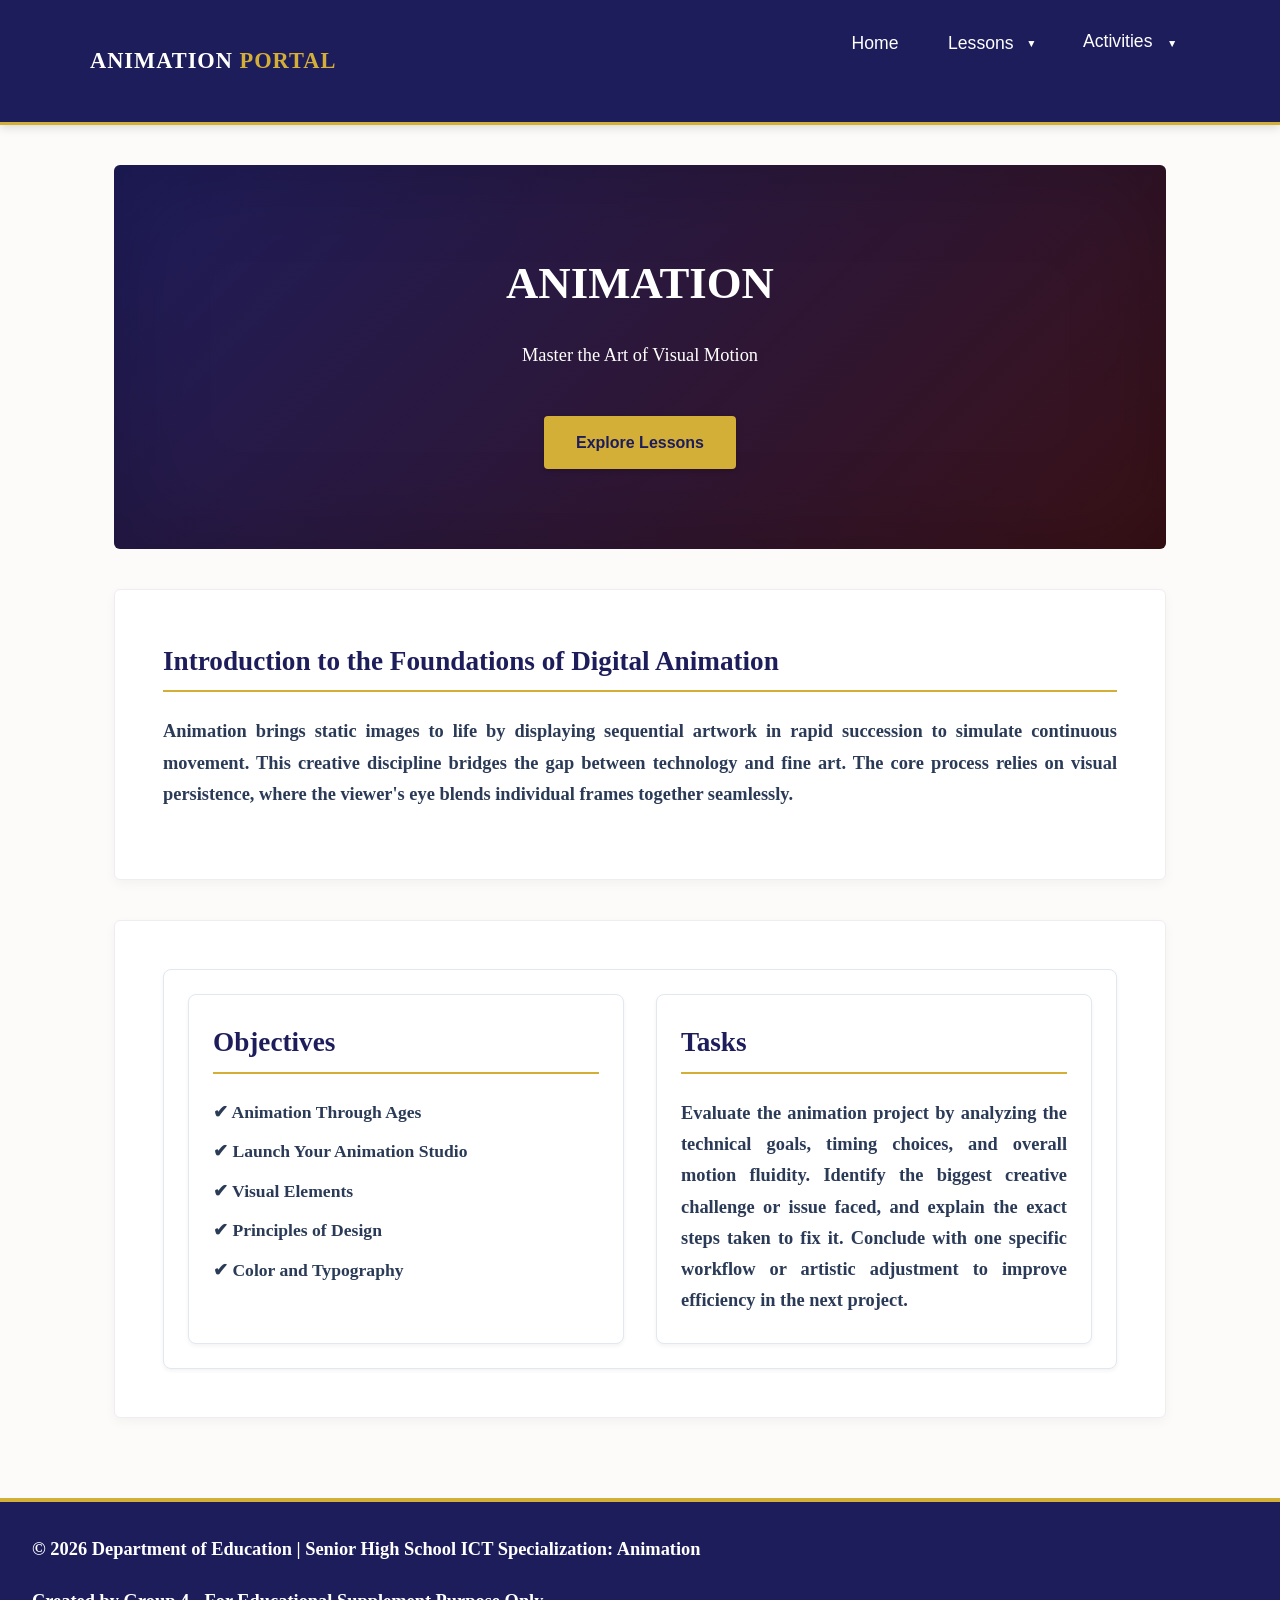
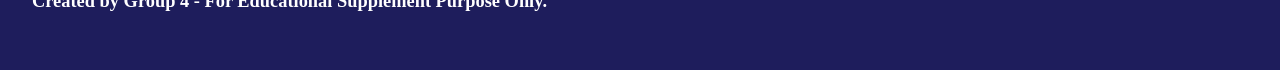
<file: index.html>
<!DOCTYPE html>
<html lang="en">
<head>
    <meta charset="UTF-8">
    <meta name="viewport" content="width=device-width, initial-scale=1.0">
    <title>Animation Portal | Home</title>
    <link rel="stylesheet" href="style.css">
</head>
<body>

    <header>
        <div class="nav-container">
            <div class="logo-text">ANIMATION
                <span>PORTAL</span></div>
            <nav>
    <ul>
        <li><a href="index.html">Home</a></li>
        <!-- The container element holds both items -->
        <li class="dropdown-container">
            <a href="lessons.html" class="lessons-main-link">Lessons</a>
            <!-- This arrow badge is now the exclusive hover zone -->
            <span class="arrow-trigger">▼</span>
            
            <ul class="dropdown-menu">
                <li><a href="lessons.html#lesson1">Lesson 1: Animation through the Ages</a></li>
                <li><a href="lessons.html#lesson2">Lesson 2: Launch Your Animation Studio</a></li>
                <li><a href="lessons.html#lesson3">Lesson 3: Visual Elements</a></li>
                <li><a href="lessons.html#lesson4">Lesson 4: Color and Typography</a></li>
            </ul>
        </li>
        <li class="dropdown-container">
            <a href="activities.html" class="lessons-main-link">Activities <span class="arrow-trigger">▼</span></a>
            <ul class="dropdown-menu">
                <li><a href="activities.html#activity1">Activity 1: Flipbook</a></li>
                <li><a href="activities.html#activity2">Activity 2: Visual Elements</a></li>
                <li><a href="activities.html#activity3">Activity 3: Principles of Design</a></li>
                <li><a href="activities.html#Activity4">Activity 4: Camera Shots</a></li>
                <li><a href="activities.html#Minigraphicnovel">Performance Task: Mini Graphic Novel</a></li>
            </ul>
        </li>
    </ul>
</nav>
        </div>
    </header>

    <main>
        <div class="hero">
            <h1>ANIMATION</h1>
            <p>Master the Art of Visual Motion</p>
            <a href="lessons.html" class="btn">Explore Lessons</a>
            </a>
        </div>

        <section style="margin-top: 2.5rem;">
            <h2>Introduction to the Foundations of Digital Animation</h2>
            <p><strong>Animation brings static images to life by displaying sequential artwork in rapid succession to simulate continuous movement. This creative discipline bridges the gap between technology and fine art. The core process relies on visual persistence, where the viewer's eye blends individual frames together seamlessly.</p>
           
        </section>

        <section class="grid-2">
           
            <div class="grid-2">
  <!-- Card 1: Analytical Modules -->
  <div class="card">
    <div style="display: flex; gap: 2rem; width: 100%; align-items: stretch;">
  
  <!-- Card 1: Analytical Modules -->
  <div class="card" style="flex: 1; margin-bottom: 0;">
    <h2>Objectives</h2>
    <ul style="list-style: none; margin-left: 0; padding-left: 0;">
      <li>&#10004; Animation Through Ages</li>
      <li>&#10004; Launch Your Animation Studio</li>
      <li>&#10004; Visual Elements</li>
      <li>&#10004; Principles of Design</li>
      <li>&#10004; Color and Typography</li>
    </ul>
  </div>

  <!-- Card 2:Tasks -->
  <div class="card" style="flex: 1; margin-bottom: 0; display: flex; flex-direction: column;">
    <h2>Tasks</h2>
    <p style="margin-bottom: 0; flex-grow: 1;">
      Evaluate the animation project by analyzing the technical goals, timing choices, and overall motion fluidity. Identify the biggest creative challenge or issue faced, and explain the exact steps taken to fix it. Conclude with one specific workflow or artistic adjustment to improve efficiency in the next project.
    </p>
  </div>

</div>
    
        </section>
    </main>
<footer>
        <p>© 2026 Department of Education | Senior High School ICT Specialization: Animation</p>
        <p>Created by Group 4 - For Educational Supplement Purpose Only.</p>
    </footer>

</body>
</html>
</file>
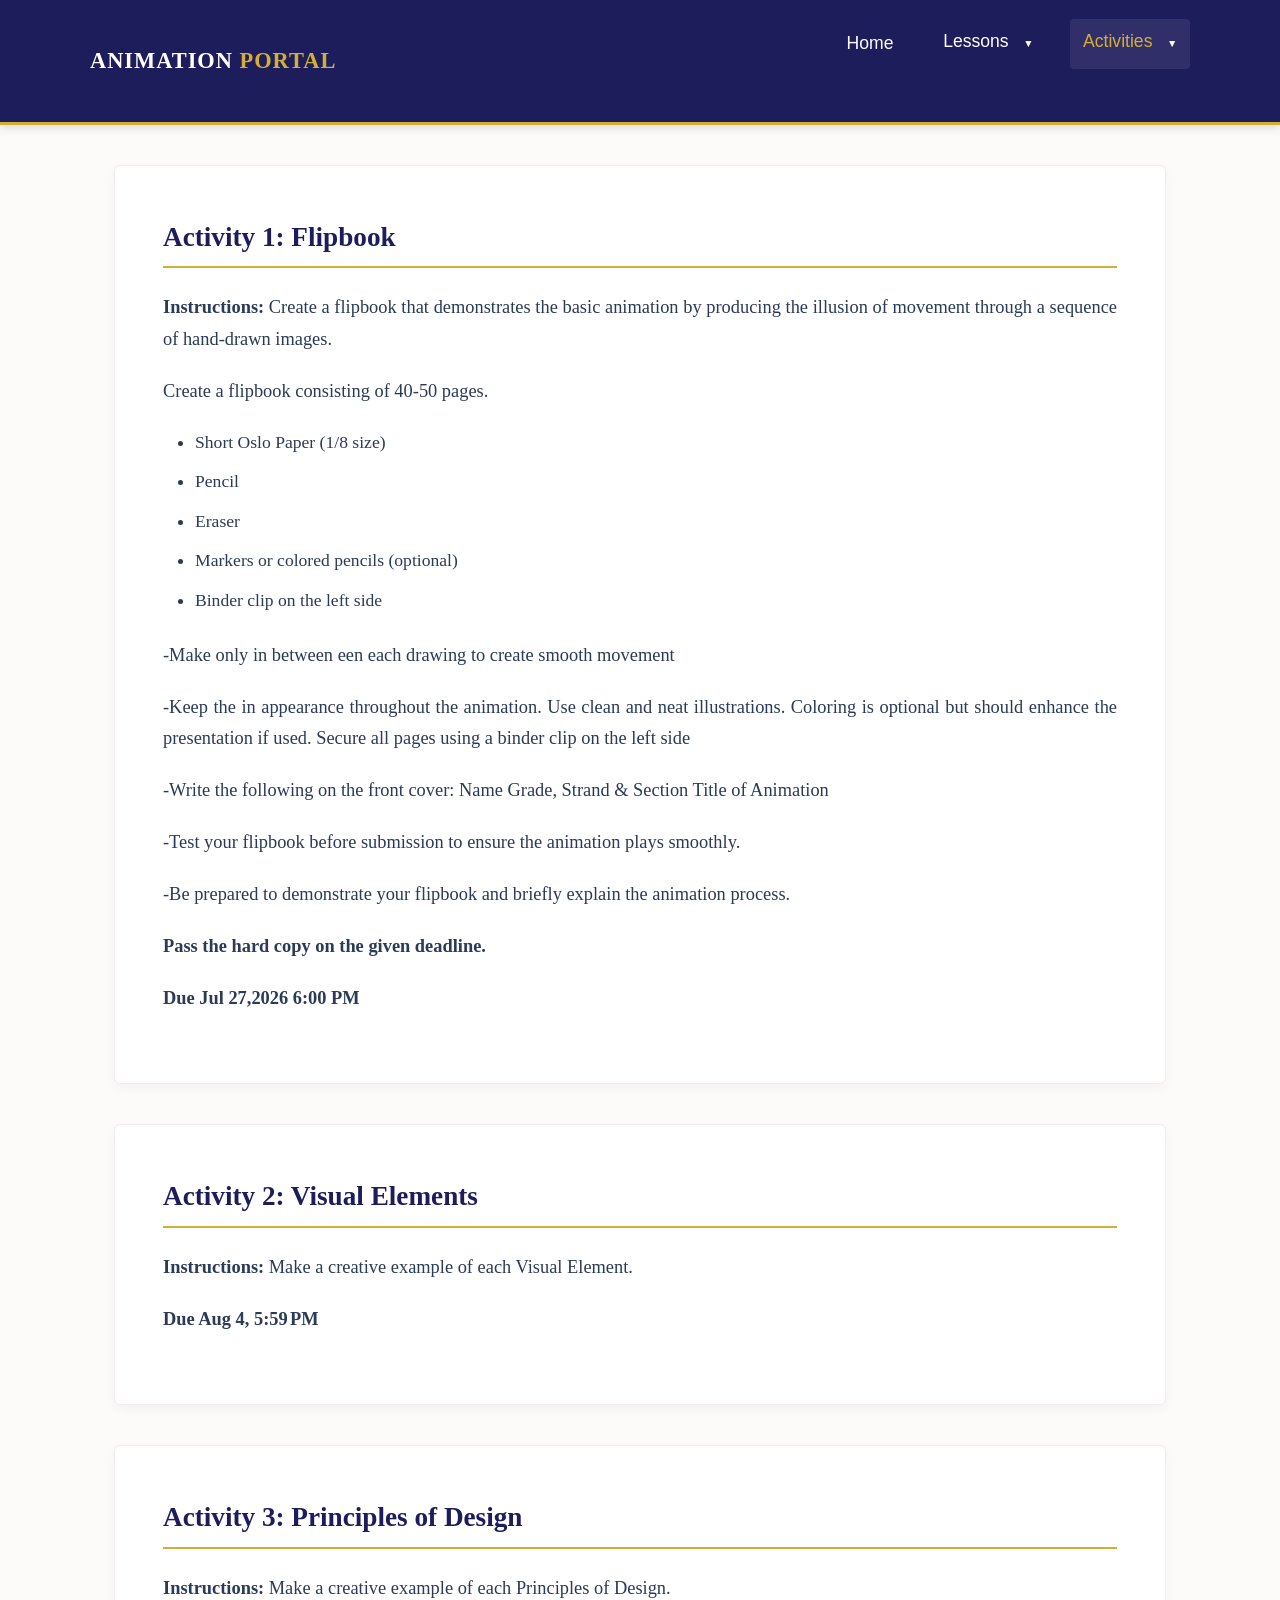
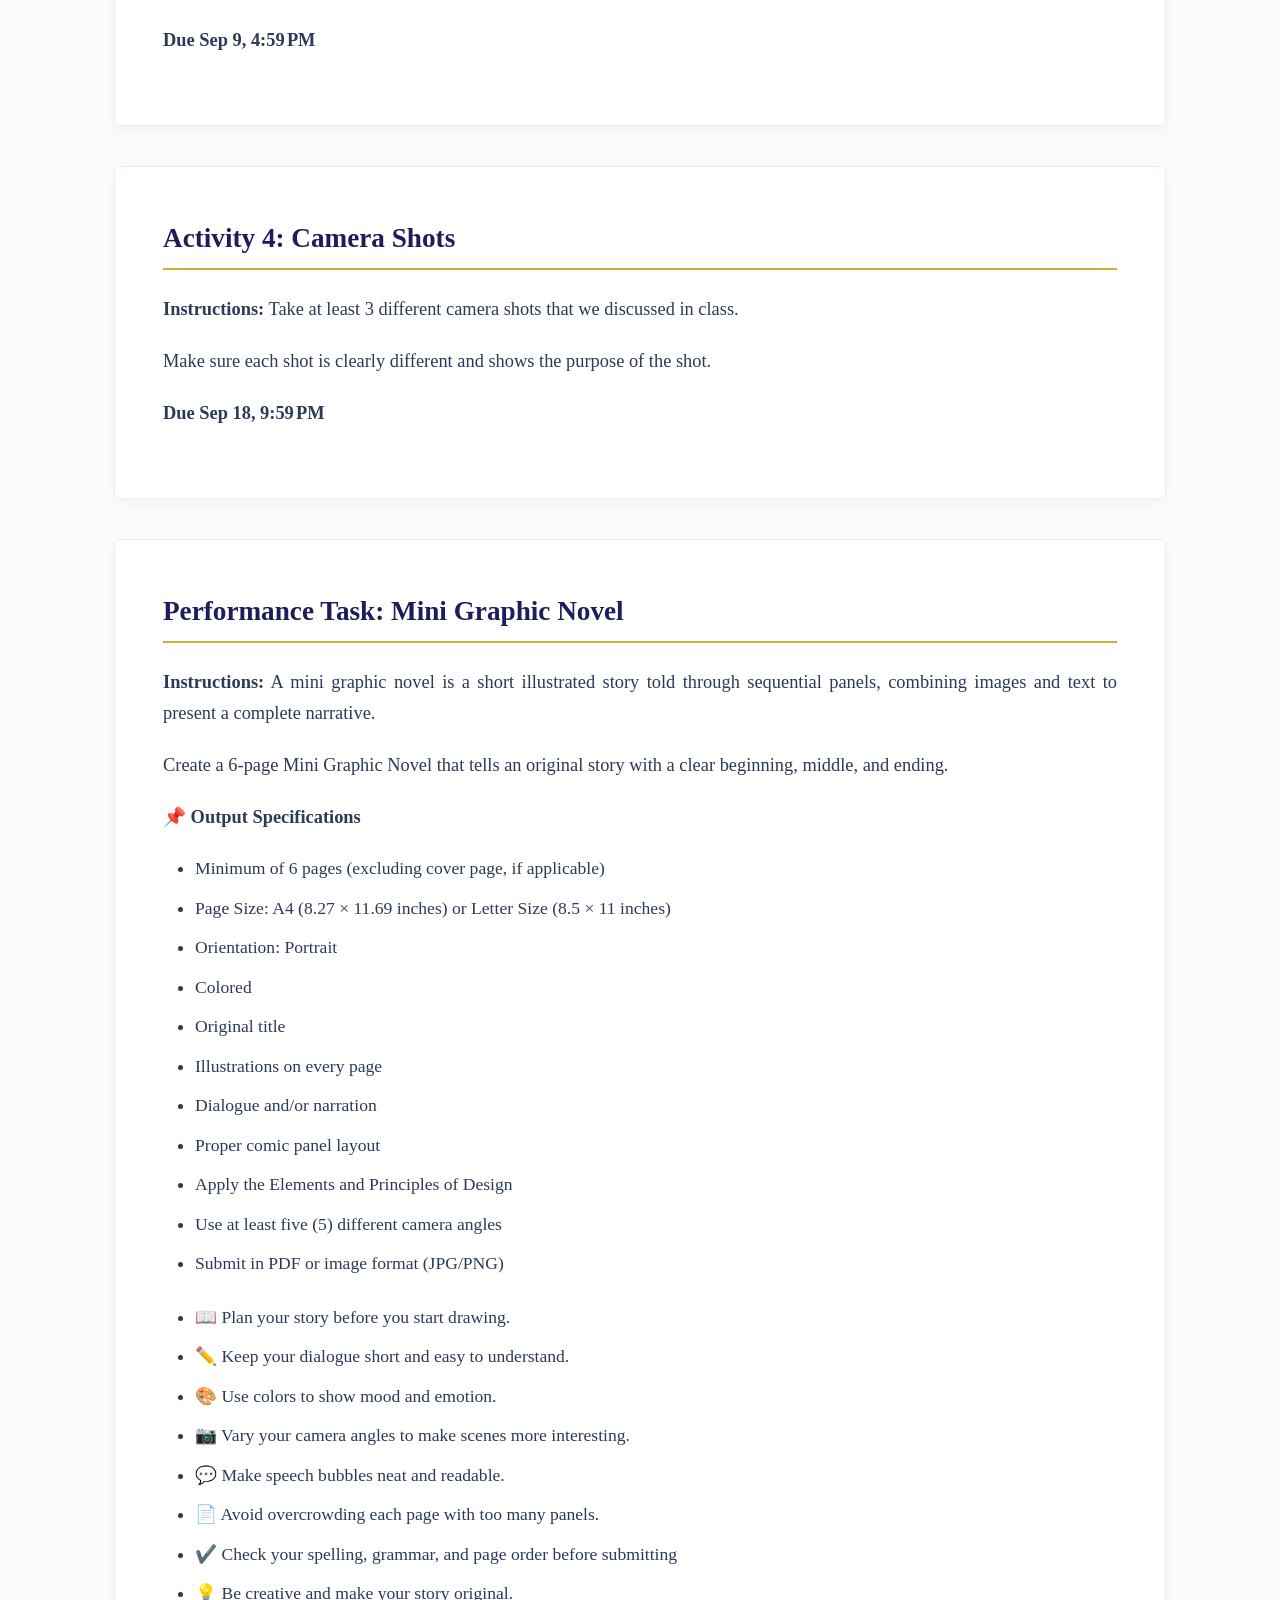
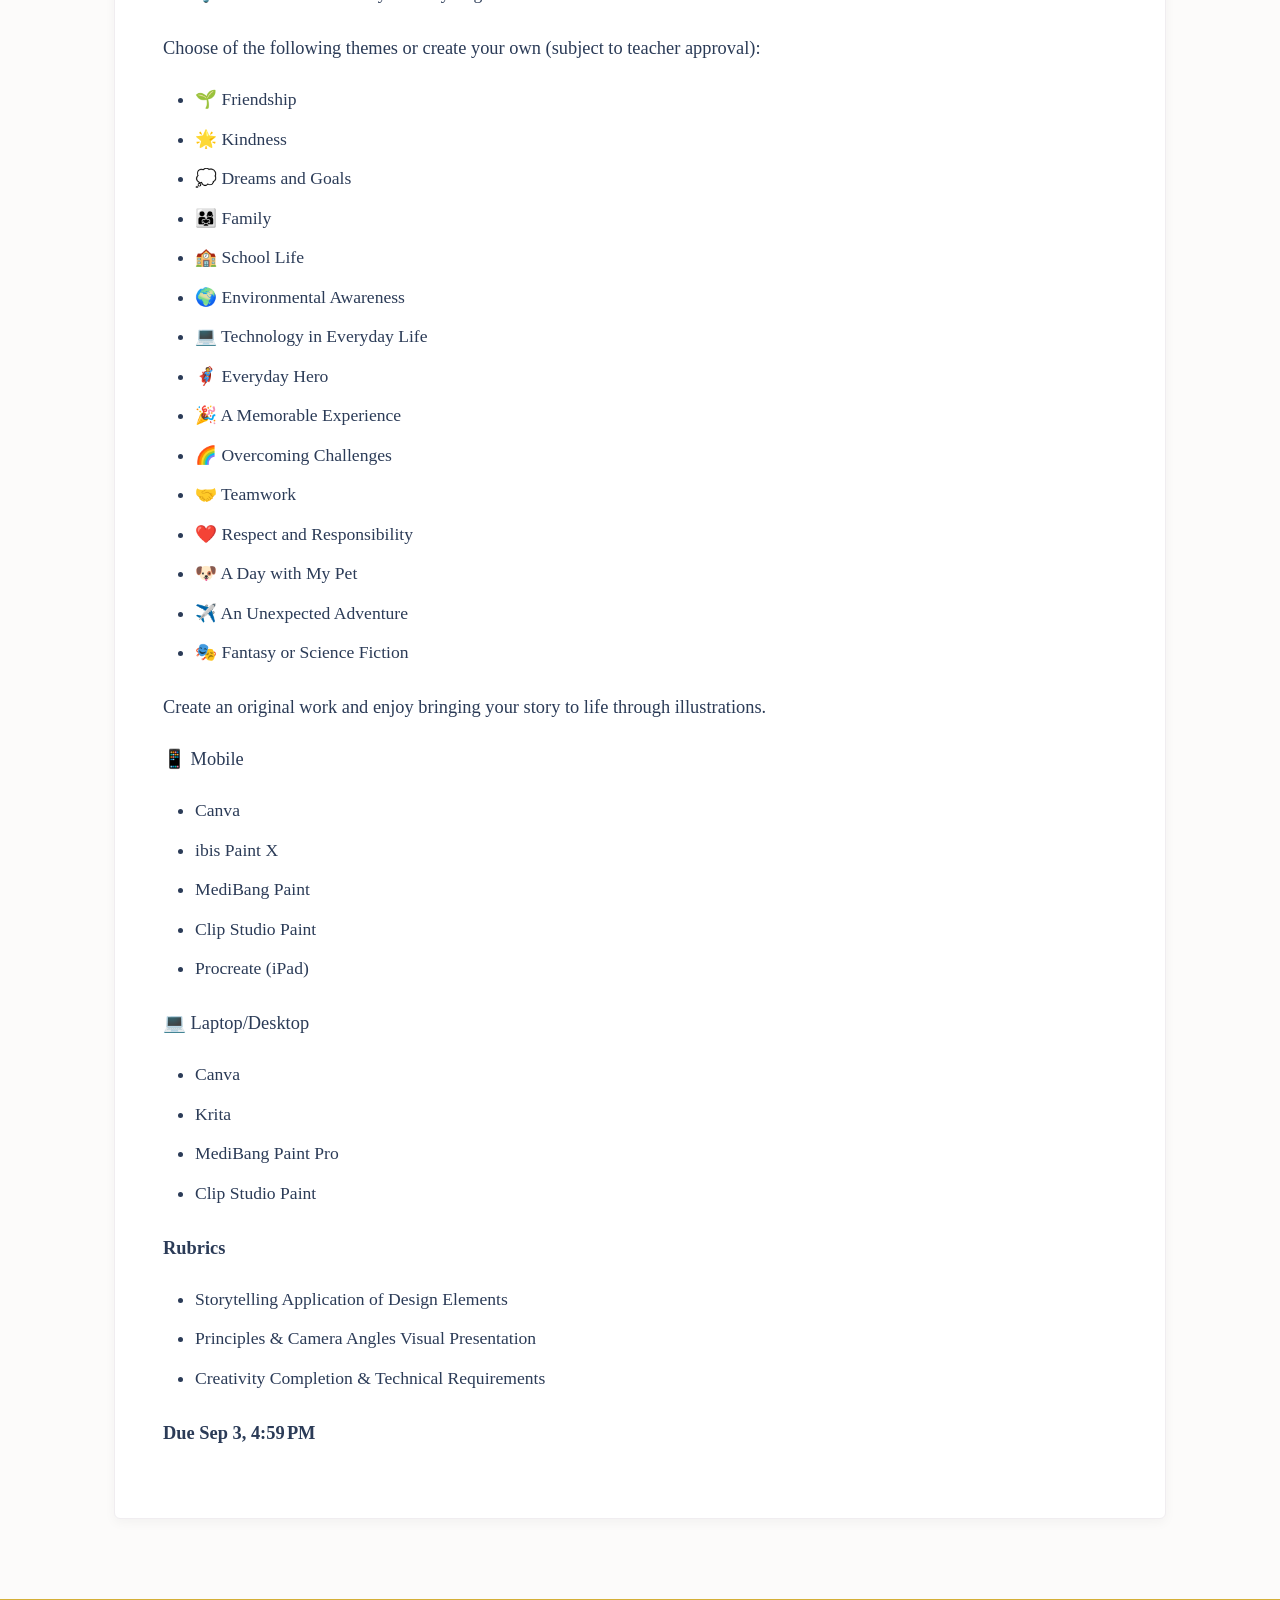
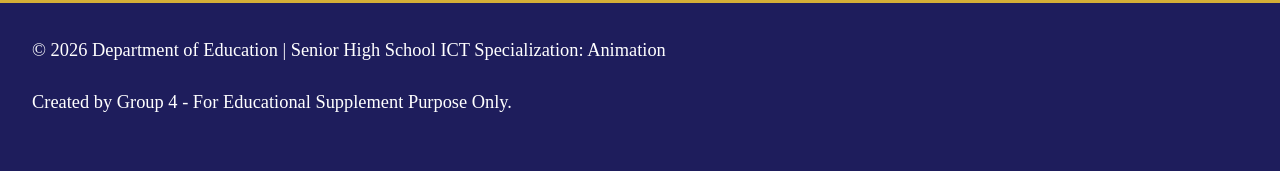
<file: activities.html>
<!DOCTYPE html>
<html lang="en">
<head>
    <meta charset="UTF-8">
    <meta name="viewport" content="width=device-width, initial-scale=1.0">
    <title>ANIMATION Activities</title>
    <link rel="stylesheet" href="style.css">
</head>
<body>

    <header>
        <div class="nav-container">
            <div class="logo-text">ANIMATION
                <span>PORTAL</span></div>
            <nav>
    <ul>
        <li><a href="index.html">Home</a></li>
        <li class="dropdown-container">
            <a href="lessons.html" class="lessons-main-link">Lessons <span class="arrow-trigger">▼</span></a>
            <ul class="dropdown-menu">
                <li><a href="lessons.html#lesson1">Lesson 1: Animation through the Ages</a></li>
                <li><a href="lessons.html#lesson2">Lesson 2: Launch Your Animation Studio</a></li>
                <li><a href="lessons.html#lesson3">Lesson 3: Visual Elements</a></li>
                <li><a href="lessons.html#lesson4">Lesson 4: Color and Typography</a></li>
            </ul>
        </li>
        <li class="dropdown-container">
            <a href="activities.html" class="lessons-main-link active">Activities <span class="arrow-trigger">▼</span></a>
            <ul class="dropdown-menu">
                <li><a href="#activity1">Activity 1: Flipbook</a></li>
                <li><a href="#activity2">Activity 2: Visual Elements</a></li>
                <li><a href="#activity3">Activity 3: Principles of Design</a></li>
                <li><a href="#Activity4">Activity 4: Camera Shots</a></li>
                <li><a href="#Minigraphicnovel">Performance Task: Mini Graphic Novel</a></li>
            </ul>
        </li>
    </ul>
</nav>
        </div>
    </header>

    <main>
        <section id="activity1">
            <h2>Activity 1: Flipbook</h2>
            <p><strong>Instructions:</strong >                                                                                       
Create a flipbook that demonstrates the basic animation by producing the illusion of movement through a sequence of hand-drawn images.
</p>
<p>Create a flipbook consisting of 40-50 pages.</p>
<ul>
 <li>Short Oslo Paper (1/8 size)</li>
 <li>Pencil</li>
 <li>Eraser</li>
 <li>Markers or colored pencils (optional)</li>
 <li>Binder clip  on the left side</li>
</ul>
<p>-Make only in between  een each drawing to create smooth movement</p>
<p>-Keep the in appearance throughout the animation.
Use clean and neat illustrations.
Coloring is optional but should enhance the presentation if used.
Secure all pages using a binder clip  on the left side</p>
            
<p>-Write the following on the front cover:
Name
Grade, Strand & Section
Title of Animation</p>

<p>-Test your flipbook before submission to ensure the animation plays smoothly.</p>
<p>-Be prepared to demonstrate your flipbook and briefly explain the animation process.</p>
<p><strong>Pass the hard copy on the given deadline. </strong></p>

<p> <strong>Due Jul 27,2026 6:00 PM</strong></p>
        </section>
    


    <section id="activity2">       
    <h2>Activity 2: Visual Elements</h2>
            <p><strong>Instructions:</strong >                                                                                       
Make a creative example of each Visual Element.
</p>

<p> <strong>Due Aug 4, 5:59 PM</strong></p>
</section>


<section id="activity3">       
    <h2>Activity 3: Principles of Design</h2>
            <p><strong>Instructions:</strong >                                                                                       
Make a creative example of each Principles of Design.
</p>

<p> <strong>Due Sep 9, 4:59 PM</strong></p>
</section>


<section id="activity4">       
    <h2>Activity 4: Camera Shots</h2>
            <p><strong>Instructions:</strong >                                                                                       
Take at least 3 different camera shots that we discussed in class.
</p>
<p>Make sure each shot is clearly different and shows the purpose of the shot.</p>

<p> <strong>Due Sep 18, 9:59 PM</strong></p>
</section>


<section id="Minigraphicnovel">       
    <h2>Performance Task: Mini Graphic Novel</h2>
            <p><strong>Instructions:</strong > A mini graphic novel is a short
illustrated story told through sequential panels, combining images and text to
present a complete narrative.</p>

<p>Create a 6-page Mini Graphic Novel that
tells an original story with a clear beginning, middle, and ending.
</p>

<p> <strong>📌 Output Specifications</strong></p>
<ul>
    <li>Minimum of 6 pages (excluding cover page, if applicable)</li>
    <li>Page Size: A4 (8.27 × 11.69 inches) or Letter Size (8.5 × 11 inches)</li>
    <li>Orientation: Portrait</li>
    <li>Colored</li>
    <li>Original title</li>
    <li>Illustrations on every page</li>
    <li>Dialogue and/or narration</li>
    <li>Proper comic panel layout</li>
    <li>Apply the Elements and Principles of Design</li>
    <li>Use at least five (5) different camera angles</li>
    <li>Submit in PDF or image format (JPG/PNG)</li>
</ul>



<ul>
    <li>📖 Plan your story before you start drawing.</li>
    <li>✏️ Keep your dialogue short and easy to understand.</li>
    <li>🎨 Use colors to show mood and emotion.</li>
    <li>📷 Vary your camera angles to make scenes more interesting.</li>
    <li>💬 Make speech bubbles neat and readable.</li>
    <li>📄 Avoid overcrowding each page with too many panels.</li>
    <li>✔️ Check your spelling, grammar, and page order before submitting</li>
    <li>💡 Be creative and make your story original. </li>
</ul>

<p>Choose of the following themes or create your own (subject to teacher approval):</p>

<ul>
    <li>🌱 Friendship</li>
    <li>🌟 Kindness</li>
    <li>💭 Dreams and Goals</li>
    <li>👨‍👩‍👧 Family</li>
    <li>🏫 School Life</li>
    <li>🌍 Environmental Awareness</li>
    <li>💻 Technology in Everyday Life</li>
    <li>🦸 Everyday Hero</li>
    <li>🎉 A Memorable Experience</li>
    <li>🌈 Overcoming Challenges</li>
    <li>🤝 Teamwork</li>
    <li>❤️ Respect and Responsibility</li>
    <li>🐶 A Day with My Pet</li>
    <li>✈️ An Unexpected Adventure</li>
    <li>🎭 Fantasy or Science Fiction</li>
</ul>

<P>Create an original work and enjoy bringing your story to life through illustrations.</P>

<P>📱 Mobile</P>
<ul>
    <li>Canva</li>
    <li>ibis Paint X</li>
    <li>MediBang Paint</li>
    <li>Clip Studio Paint</li>
    <li>Procreate (iPad)</li>
</ul>

<P>💻 Laptop/Desktop</P>
<ul>
    <li>Canva</li>
    <li>Krita</li>
    <li>MediBang Paint Pro</li>
    <li>Clip Studio Paint</li>
</ul>

<P><strong>Rubrics </strong></P>
<ul>
    <li>Storytelling Application of Design Elements</li>
    <li>Principles & Camera Angles Visual Presentation</li>
    <li>Creativity Completion & Technical Requirements</li>
</ul>

<p> <strong>Due Sep 3, 4:59 PM</strong></p>

</section>


</main>

<footer>
        <p>© 2026 Department of Education | Senior High School ICT Specialization: Animation</p>
        <p>Created by Group 4 - For Educational Supplement Purpose Only.</p>
    </footer>
</body>
</html>
</file>
<file: style.css>
/* --- Global Reset & Variables --- */
* {
    margin: 0;
    padding: 0;
    box-sizing: border-box;
    font-family: 'Georgia', 'Times New Roman', Times, serif; /* Academic Serif Font */
}

:root {
    --primary-color: #1e1d5c; /* Deep Academic Burgundy */
    --secondary-color: #d4af37; /* Warm Gold Accent */
    --dark-neutral: #2b3b57;
    --light-neutral: #fcfbfa; /* Soft Ivory Web Base */
    --white: #ffffff;
    --border-color: #e2e8f0;
}

body {
    background-color: var(--light-neutral);
    color: var(--dark-neutral);
    line-height: 1.7;
    display: flex;
    flex-direction: column;
    min-height: 100vh;
}

/* --- Navigation Header --- */
header {
    background-color: var(--primary-color);
    padding: 1.2rem 2rem;
    position: sticky;
    top: 0;
    z-index: 1000;
    box-shadow: 0 2px 10px rgba(0,0,0,0.15);
    border-bottom: 3px solid var(--secondary-color);
}

.nav-container {
    max-width: 1100px;
    margin: 0 auto;
    display: flex;
    justify-content: space-between;
    align-items: center;
    flex-wrap: wrap;
}

.logo-text {
    color: var(--white);
    font-size: 1.4rem;
    font-weight: bold;
    letter-spacing: 1px;
}

.logo-text span {
    color: var(--secondary-color);
}

nav ul {
    display: flex;
    list-style: none;
    gap: 1.5rem;
    align-items: center;
    margin-left: auto !important; /* This pushes the entire list container to the far right */
}

/* Base link formatting */
nav a {
    color: var(--white);
    text-decoration: none;
    font-weight: 500;
    font-family: 'Segoe UI', sans-serif;
    transition: all 0.3s ease;
    padding: 0.5rem 0.8rem;
    border-radius: 4px;
}

nav a:hover, nav a.active {
    color: var(--secondary-color);
    background-color: rgba(253, 252, 252, 0.08);
}

/* --- Dropdown Layout Structure --- */
.dropdown-container {
    position: relative;
    display: inline-flex;
    align-items: center;
}

/* The actual clickable text link button */
.lessons-main-link {
    padding-right: 0.2rem !important; /* Tightens the space before the arrow box */
}

/* The exact Arrow Zone target item */
.arrow-trigger {
    color: var(--white);
    font-size: 0.65rem;
    cursor: pointer;
    padding: 0.5rem 0.6rem; /* Comfortable box shape padding for mouse targets */
    display: inline-block;
    font-family: 'Segoe UI', sans-serif;
    transition: color 0.2s ease;
}

/* Highlights gold only when cursor touches the arrow symbol */
.arrow-trigger:hover {
    color: var(--secondary-color);
}

/* Selection container layout default hidden profile */
.dropdown-menu {
    display: none;
    position: absolute;
    top: 100%;
    left: 0;
    background-color: var(--white);
    min-width: 290px;
    max-height: 360px;
    overflow-y: auto; /* Activates internal clean scrolling framework */
    box-shadow: 0px 8px 24px rgba(0, 0, 0, 0.18);
    border-radius: 4px;
    border: 1px solid var(--border-color);
    list-style: none;
    padding: 0.5rem 0;
    margin: 0;
    z-index: 1050;
}

/* Keeps selection tray open if you are actively browsing its links downwards */
.dropdown-container:hover > .dropdown-menu,
.dropdown-container:focus-within > .dropdown-menu,
.dropdown-menu:hover {
    display: block;
}

/* Keep the dropdown open while the trigger or its menu is in use. */
.dropdown-container:hover .arrow-trigger {
    color: var(--secondary-color);
}

#lesson1,
#lesson2,
#lesson3,
#lesson4,
#lesson5,
#lesson6,
#lesson7,
#activity1 {
    scroll-margin-top: 6rem;
}

/* Dropdown specific internal sheet links */
.dropdown-menu li {
    margin-left: 0 !important;
    margin-bottom: 0 !important;
}

.dropdown-menu li a {
    color: var(--dark-neutral) !important;
    display: block;
    padding: 0.7rem 1.2rem;
    font-size: 0.95rem;
    font-weight: 500;
    border-radius: 0;
    text-align: left;
    transition: background 0.2s, color 0.2s;
}

/* Interaction colors matching your theme elements */
.dropdown-menu li a:hover {
    background-color: #f7f5f7;
    color: var(--primary-color) !important;
}

/* Mini webkit configuration tracking scroll track properties inside selection container */
.dropdown-menu::-webkit-scrollbar {
    width: 6px;
}
.dropdown-menu::-webkit-scrollbar-track {
    background: var(--light-neutral);
}
.dropdown-menu::-webkit-scrollbar-thumb {
    background: #cbd5e1;
    border-radius: 4px;
}

/* --- Layout Main Containers --- */
main {
    flex: 1;
    max-width: 1100px;
    width: 100%;
    margin: 2.5rem auto;
    padding: 0 1.5rem;
}

section {
    background: var(--white);
    padding: 3rem;
    border-radius: 6px;
    box-shadow: 0 4px 12px rgba(0,0,0,0.04);
    margin-bottom: 2.5rem;
    border: 1px solid #f0edf0;
}

/* --- Typography & Elements --- */
h1 {
    color: var(--primary-color);
    font-size: 2.4rem;
    margin-bottom: 1.2rem;
}

h2 {
    color: var(--primary-color);
    font-size: 1.7rem;
    margin-bottom: 1.5rem;
    border-bottom: 2px solid var(--secondary-color);
    padding-bottom: 0.4rem;
}

h3 {
    margin: 1.8rem 0 0.6rem 0;
    color: var(--primary-color);
}

p {
    margin-bottom: 1.3rem;
    font-size: 1.15rem;
    text-align: justify;
}

ul, ol {
    margin-left: 2rem;
    margin-bottom: 1.5rem;
    font-size: 1.1rem;
}

li {
    margin-bottom: 0.6rem;
}

/* --- Custom Components --- */
.hero {
    display: flex;
    flex-direction: column;
    align-items: center;    /* Centers items horizontally */
    justify-content: center; /* Centers items vertically if height is added */
    text-align: center;
    background: linear-gradient(135deg, var(--primary-color), #3a1116);
    color: var(--white);
    padding: 5rem 2rem;
    border-radius: 6px;
    box-shadow: inset 0 0 100px rgba(0,0,0,0.2);
    width: 100%;            /* Ensures full container alignment */
}

.hero h1 {
    color: var(--white);
    font-size: 2.8rem;
}

.btn {
    display: inline-block;
    background-color: var(--secondary-color);
    color: var(--primary-color);
    padding: 0.8rem 2rem;
    text-decoration: none;
    font-weight: bold;
    font-family: 'Segoe UI', sans-serif;
    border-radius: 4px;
    margin-top: 1.5rem;
    transition: all 0.2s ease;
    box-shadow: 0 2px 5px rgba(0,0,0,0.2);
}

.btn:hover {
    transform: translateY(-2px);
    background-color: #ffd700;
}

.objectives-box {
    background-color: #fdfaf2;
    border-left: 5px solid var(--secondary-color);
    padding: 1.8rem;
    border-radius: 0 6px 6px 0;
    margin-bottom: 2rem;
}

.example-box {
    background-color: #f7f5f7;
    border-left: 5px solid var(--primary-color);
    padding: 1.8rem;
    margin: 2rem 0;
    border-radius: 0 6px 6px 0;
}

.img-placeholder {
    width: 100%;
    max-height: 380px;
    object-fit: cover;
    background-color: #e2e8f0;
    border-radius: 6px;
    margin: 1.5rem 0;
    display: flex;
    align-items: center;
    justify-content: center;
    color: #4a5568;
    font-weight: bold;
    border: 1px solid #cbd5e0;
}

/* --- Cards & Grid Layouts --- */
.grid-2 {
    display: grid;
    grid-template-columns: repeat(auto-fit, minmax(300px, 1fr));
    gap: 2rem;
}

.card {
    border: 1px solid var(--border-color);
    padding: 1.8rem;
    border-radius: 6px;
    background: #faf9f6;
}

/* --- Forms & Inputs --- */
.activity-form {
    display: flex;
    flex-direction: column;
    gap: 1.2rem;
    max-width: 650px;
    font-family: 'Segoe UI', sans-serif;
}

.form-group {
    display: flex;
    flex-direction: column;
    gap: 0.5rem;
}

.upload-note {
    font-size: 0.95rem;
    color: #4a5568;
}

.upload-previews {
    display: grid;
    grid-template-columns: repeat(auto-fit, minmax(180px, 1fr));
    gap: 1rem;
}

.upload-preview {
    min-width: 0;
    padding: 0.75rem;
    border: 1px solid var(--border-color);
    border-radius: 6px;
    background: var(--white);
}

.upload-preview img,
.upload-preview video {
    display: block;
    width: 100%;
    max-height: 240px;
    object-fit: contain;
    background: #f1f3f5;
}

.upload-preview p {
    margin: 0.5rem 0 0;
    font-size: 0.9rem;
    overflow-wrap: anywhere;
}

label {
    font-weight: 600;
    color: var(--primary-color);
}

input[type="text"], textarea {
    padding: 0.8rem;
    border: 1px solid #cbd5e0;
    border-radius: 4px;
    font-size: 1rem;
    font-family: inherit;
}

input:focus, textarea:focus {
    outline: 2px solid var(--secondary-color);
}

/* --- Footer --- */
footer {
    background-color: var(--primary-color);
    color: var(--white);
    text-align: center;
    padding: 2rem;
    margin-top: auto;
    border-top: 4px solid var(--secondary-color);
    font-size: 0.95rem;
    font-family: 'Segoe UI', sans-serif;
}

/* --- Mobile Responsiveness --- */
@media (max-width: 768px) {
    .nav-container {
        flex-direction: column;
        gap: 1.2rem;
    }
    
    nav ul {
        width: 100%;
        justify-content: center;
    }

    h1 {
        font-size: 2rem;
    }
    
    section {
        padding: 1.8rem;
    }
}

/* --- INVISIBLE BRIDGE TO FIX THE DROPDOWN DISAPPEARING --- */

.dropdown-menu::before {
    content: "";
    position: absolute;
    top: -15px;       /* Reaches up to cover the empty gap */
    left: 0;
    width: 100%;
    height: 15px;     /* Bridges the gap completely */
    background: transparent; /* Stays invisible */
}
/* Forces the card content to stack vertically (text on top, image underneath) */
.card {
    display: flex !important;
    flex-direction: column !important; /* This forces the image underneath the text */
    background: #ffffff;
    border: 1px solid #e2e8f0;
    border-radius: 8px;
    padding: 1.5rem;
    box-shadow: 0 2px 4px rgba(0,0,0,0.05);
}

/* Keeps the image a neat, balanced square centered at the bottom */
.card img {
    display: block !important;
    width: 180px !important;       
    height: 180px !important;      
    object-fit: contain !important; 
    margin: 1.25rem auto 0 auto !important; 
    /* Centers it perfectly underneath */
}

.image-pair {
    display: grid;
    grid-template-columns: repeat(2, minmax(0, 1fr));
    gap: 1rem;
    margin-top: 1.25rem;
}

.animation-history-era .card img {
    width: 100% !important;
    max-width: none;
    height: 300px !important;
    object-fit: contain !important;
    background: #fff;
    border-radius: 6px;
}

.card .image-pair img {
    width: 100% !important;
    height: 220px !important;
    object-fit: cover !important;
    margin: 0 !important;
}

.card .balance-image-pair img {
    height: 320px !important;
    object-fit: contain !important;
    background: #fff;
}

.card .form-image-pair img {
    height: 360px !important;
    object-fit: contain !important;
    background: #fff;
    border-radius: 6px;
}

.card img.color-example-image {
    width: 100% !important;
    max-width: 500px;
    height: auto !important;
    max-height: 320px;
    object-fit: contain !important;
}

.card .emphasis-image-pair img {
    width: 100% !important;
    object-fit: contain !important;
    background: #fff;
    height: 260px !important;
    margin: 0 !important;
}

.card img.proportion-example-image {
    width: 100% !important;
    max-width: none !important;
    height: auto !important;
    max-height: none !important;
    object-fit: contain !important;
    align-self: stretch;
    margin: 1.25rem 0 0 !important;
}

.card img.movement-example-image {
    width: 360px !important;
    max-width: 100% !important;
    height: 240px !important;
    object-fit: contain !important;
    align-self: center;
}

.card img.pattern-example-image {
    width: 360px !important;
    max-width: 100% !important;
    height: 240px !important;
    object-fit: contain !important;
    align-self: center;
}

.card img.shape-example-image {
    width: 360px !important;
    max-width: 100% !important;
    height: 240px !important;
    object-fit: contain !important;
    align-self: center;
}

.card img.contrast-example-image {
    width: 300px !important;
    max-width: 100% !important;
    height: 220px !important;
    max-height: 220px !important;
    object-fit: contain !important;
    align-self: center;
}

.card img.typography-example-image {
    width: 360px !important;
    max-width: 100% !important;
    height: 240px !important;
    object-fit: contain !important;
    align-self: center;
}

.card img.typography-spacing-example-image {
    width: 360px !important;
    max-width: 100% !important;
    height: 240px !important;
    object-fit: contain !important;
    align-self: center;
}

.card img.alignment-example-image {
    width: 360px !important;
    max-width: 100% !important;
    height: 240px !important;
    object-fit: contain !important;
    align-self: center;
}

@media (max-width: 600px) {
    .form-image-pair {
        grid-template-columns: 8cm;
    }

    .card .form-image-pair img {
        height: auto !important;
        max-height: 400px;
    }
}

.card img.lesson1-final-image {
    width: 100% !important;
    max-width: 100%;
    height: auto !important;
    object-fit: contain !important;
    align-self: stretch;
    margin: 0 !important;
}

.lesson3-visual-image {
    display: block;
    width: 100%;
    height: 300px;
    max-width: 100%;
    margin: 1.25rem auto 0;
    border-radius: 6px;
    object-fit: contain;
}
</file>
